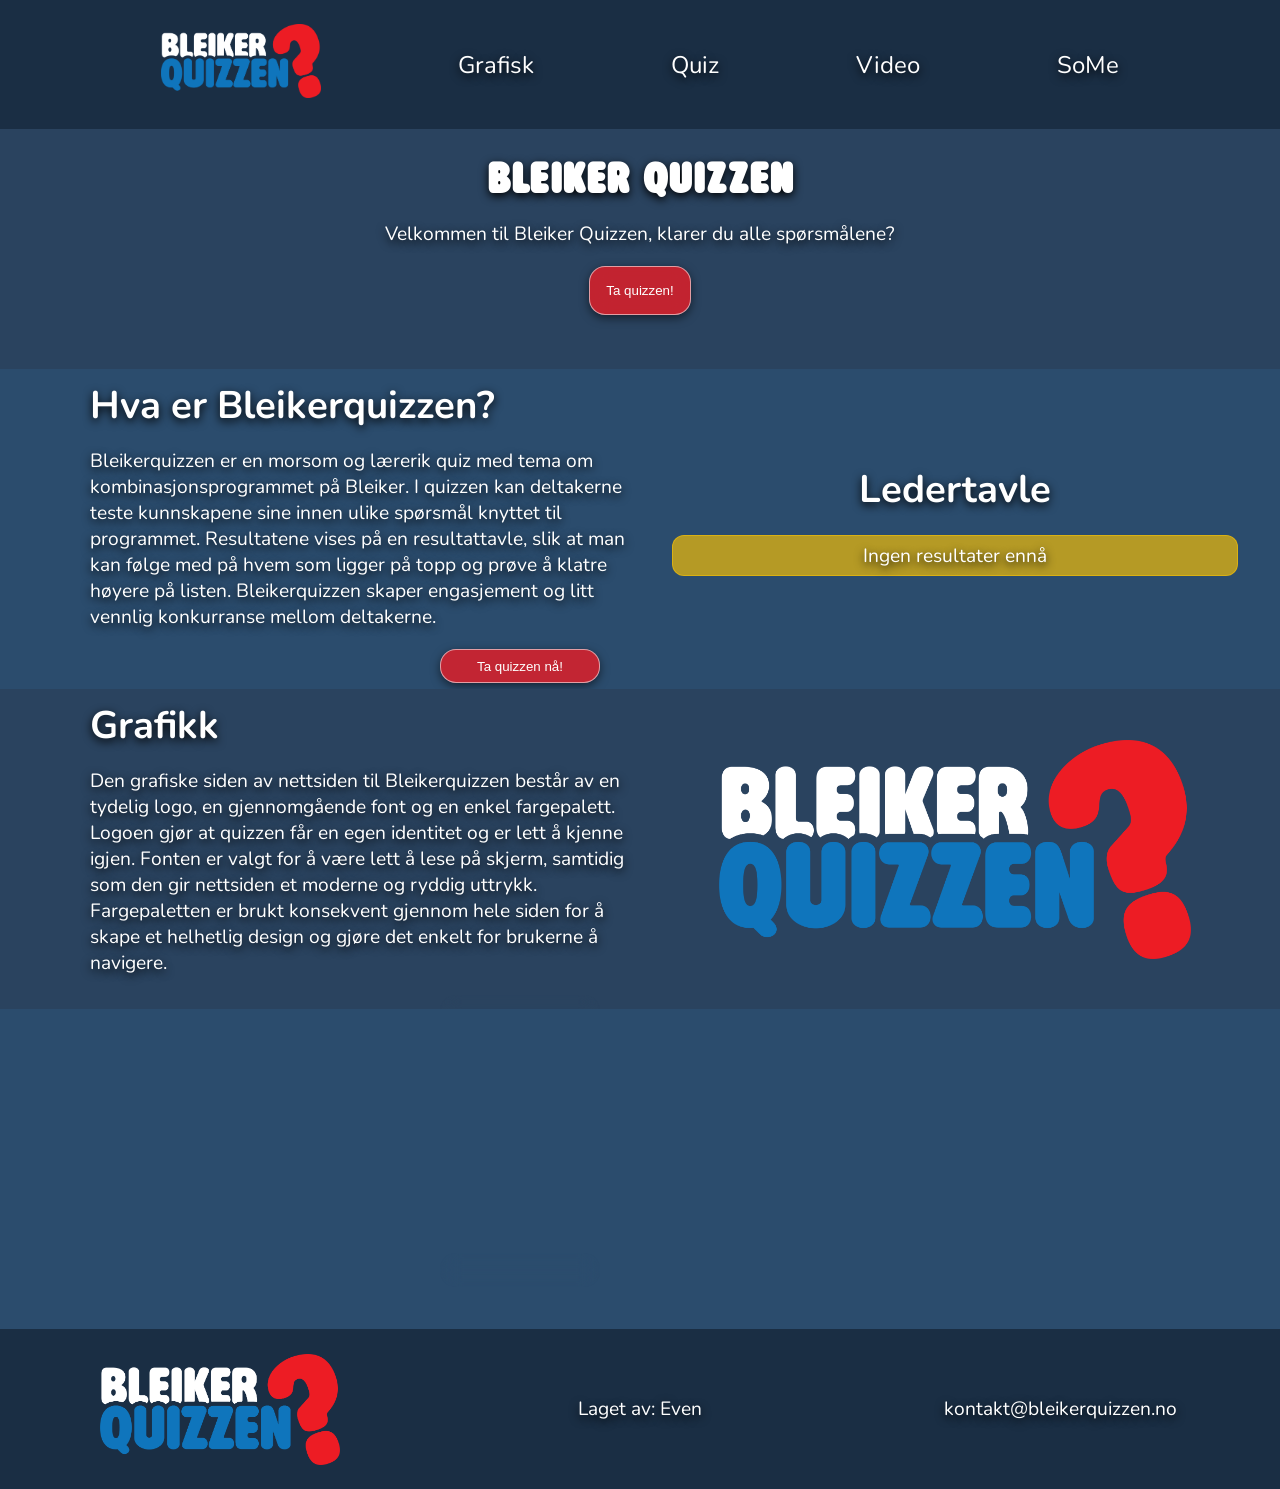
<file: index.html>
<html lang="en">
  <head>
    <meta charset="UTF-8" />
    <meta name="viewport" content="width=device-width, initial-scale=1.0" />
    <title>Bleikerquizzen</title>
    <link rel="shortcut icon" href="./img/favicon.png" type="image/x-icon">
    <link rel="stylesheet" href="./css/main.css" />
    <script src="./js/script.js" defer></script>
  </head>

  <body>
    <ul>
      <li><a href="./index.html"><img src="./img/bleikerquizzen-lys.png" alt="" /></a></li>
      <li class="hoverline"><a href="./html/grafisk.html">Grafisk</a></li>
      <li class="hoverline"><a href="./html/quiz.html">Quiz</a></li>
      <li class="hoverline"><a href="./html/video.html">Video</a></li>
      <li class="hoverline"><a href="./html/SoMe.html">SoMe</a></li>
    </ul>
    
    <div class="hero">
      <h1 id="mainheader">Bleiker Quizzen</h1>
      <p id="headerinfo">
        Velkommen til Bleiker Quizzen, klarer du alle spørsmålene?
      </p>

      <div id="herobuttons">
        <button><a href="./html/quiz.html">Ta quizzen!</a></button>
      </div>
    </div>



    <div class="info">
      <div id="infoLeft">
        <h1>Hva er Bleikerquizzen?</h1>
        <p>
            Bleikerquizzen er en morsom og lærerik quiz med tema om kombinasjonsprogrammet på Bleiker. I quizzen kan deltakerne
            teste kunnskapene sine innen ulike spørsmål knyttet til programmet. Resultatene vises på en resultattavle, slik at man
            kan følge med på hvem som ligger på topp og prøve å klatre høyere på listen. Bleikerquizzen skaper engasjement og litt
            vennlig konkurranse mellom deltakerne.
        </p>
        <button><a href="./html/quiz.html">Ta quizzen nå!</a></button>
      </div>
        <div id="infoRight">
          <div id="homeleaderboard">
            <h1>Ledertavle</h1>
            <ol id="homeLeaderboardList"></ol>
          </div>
        </div>
    </div>


    <div class="info" id="info2">
          <div id="infoLeft">
            <h1>Grafikk</h1>
            <p>
              Den grafiske siden av nettsiden til Bleikerquizzen består av en tydelig logo, en gjennomgående font og en enkel
              fargepalett. Logoen gjør at quizzen får en egen identitet og er lett å kjenne igjen. Fonten er valgt for å være lett å
              lese på skjerm, samtidig som den gir nettsiden et moderne og ryddig uttrykk. Fargepaletten er brukt konsekvent gjennom
              hele siden for å skape et helhetlig design og gjøre det enkelt for brukerne å navigere.
            </p>
            <button><a href="./html/grafisk.html">Se det grafiske!</a></button>
          </div>
            <div id="infoRight">
              <img src="./img/bleikerquizzen-lys.png" alt="">
            </div>
        </div>

    <div class="info" id="info">
          <div id="infoLeft">
            <h1>SoMe</h1>
            <p>
              SoMe-siden til Bleikerquizzen viser en reklamevideo i TikTok- eller Instagram Reel-format. Videoen er kort, engasjerende
              og laget for å fange oppmerksomheten raskt. Den gir en enkel presentasjon av quizzen og skal skape interesse og motivere
              flere til å prøve den.
            </p>
            <button><a href="./html/SoMe.html">Se sosiale medier!</a></button>
          </div>
            <div id="infoRight2">
              <img src="./img/instagram-red.png" alt="">
            </div>
        </div>



    <footer>
      <div id="footerLeft">
        <img src="./img/bleikerquizzen-lys.png" alt="" />
      </div>

      <div id="footerMiddle">
        <a href="">Laget av: Even</a>
      </div>

      <div id="footerRight">
        <a href="mailto:kontakt@bleikerquizzen.no">kontakt@bleikerquizzen.no</a>
      </div>
    </footer>
</body>
</html>
</file>
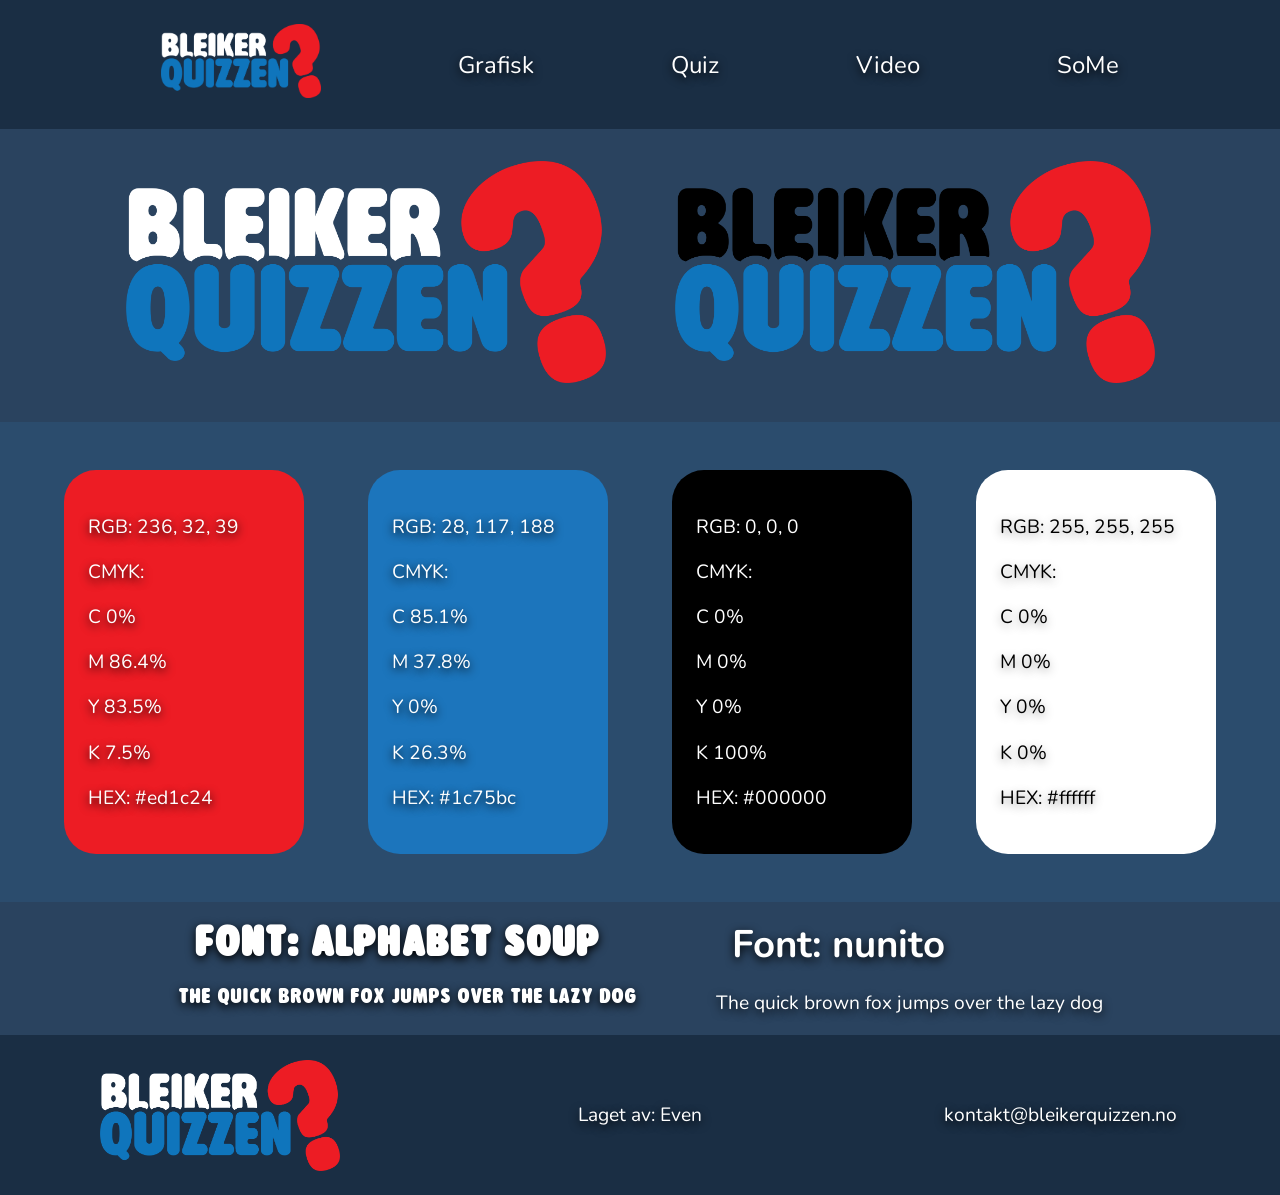
<file: html/grafisk.html>
<html lang="en">
<head>
    <meta charset="UTF-8">
    <meta name="viewport" content="width=device-width, initial-scale=1.0">
    <title>Grafisk - Bleikerquizzen</title>
    <link rel="shortcut icon" href="../img/favicon.png" type="image/x-icon">
    <link rel="stylesheet" href="../css/main.css">
</head>
<body>
    <ul>
      <li><a  href="../index.html"><img src="../img/bleikerquizzen-lys.png" alt="" /></a></li>
      <li class="hoverline"><a href="../html/grafisk.html">Grafisk</a></li>
      <li class="hoverline"><a href="../html/quiz.html">Quiz</a></li>
      <li class="hoverline"><a href="../html/video.html">Video</a></li>
      <li class="hoverline"><a href="../html/SoMe.html">SoMe</a></li>
    </ul>

    <div class="grafiskHero">
        <div id="logografisk">
            <img src="../img/bleikerquizzen-lys.png" alt="">
            <img src="../img/bleikerquizzen-mørk.png" alt="">
        </div>
        <div id="colorpallete">
            <div id="color1">
                <p>RGB: 236, 32, 39</p>
                <p>CMYK:</p>
                <p>C 0%</p>
                <p>M 86.4%</p>
                <p>Y 83.5%</p>
                <p>K 7.5%</p>
                <p>HEX: #ed1c24</p>
            </div>
            <div id="color2">
                <p>RGB: 28, 117, 188</p>
                <p>CMYK:</p>
                <p>C 85.1%</p>
                <p>M 37.8%</p>
                <p>Y 0%</p>
                <p>K 26.3%</p>
                <p>HEX: #1c75bc</p>
            </div>
            <div id="color3">
                <p>RGB: 0, 0, 0</p>
                <p>CMYK:</p>
                <p>C 0%</p>
                <p>M 0%</p>
                <p>Y 0%</p>
                <p>K 100%</p>
                <p>HEX: #000000</p>
            </div>
            <div id="color4">
                <p>RGB: 255, 255, 255</p>
                <p>CMYK:</p>
                <p>C 0%</p>
                <p>M 0%</p>
                <p>Y 0%</p>
                <p>K 0%</p>
                <p>HEX: #ffffff</p>
            </div>
        </div>
    </div>

    <div class="fontgrafisk">
        <div id="alphabetsoup">
            <h1>Font: alphabet soup</h1>
            <p>The quick brown fox jumps over the lazy dog</p>
        </div>
        <div id="nunito">
            <h1>Font: nunito</h1>
            <p>The quick brown fox jumps over the lazy dog</p>
        </div>

    </div>



    <footer>
      <div id="footerLeft">
        <img src="../img/bleikerquizzen-lys.png" alt="" />
      </div>

      <div id="footerMiddle">
        <a href="">Laget av: Even</a>
      </div>

      <div id="footerRight">
        <a href="mailto:kontakt@bleikerquizzen.no">kontakt@bleikerquizzen.no</a>
      </div>
    </footer>
</body>
</html>
</file>
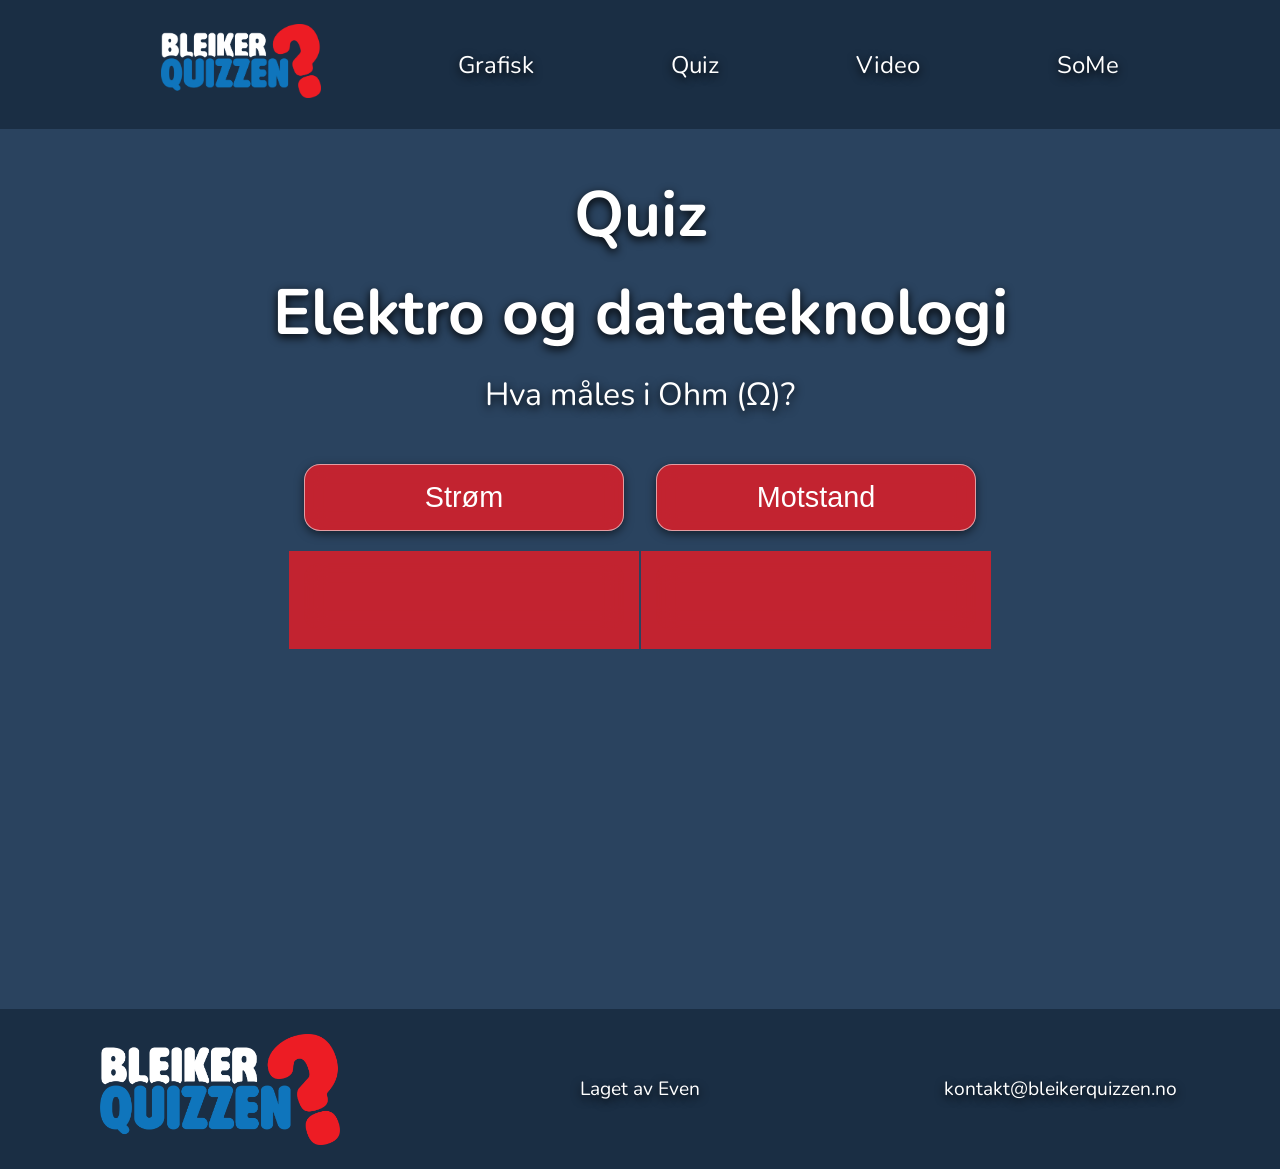
<file: html/quiz.html>
<html lang="en">
<head>
    <meta charset="UTF-8">
    <meta name="viewport" content="width=device-width, initial-scale=1.0">
    <title>Quiz - Bleikerquizzen</title>
    <link rel="shortcut icon" href="../img/favicon.png" type="image/x-icon">
    <link rel="stylesheet" href="../css/main.css">
    <script src="../js/script.js" defer></script>
</head>
<body>
    <ul>
      <li><a href="../index.html"><img src="../img/bleikerquizzen-lys.png" alt="" /></a></li>
      <li class="hoverline"><a href="./grafisk.html">Grafisk</a></li>
      <li class="hoverline"><a href="./quiz.html">Quiz</a></li>
      <li class="hoverline"><a href="./video.html">Video</a></li>
      <li class="hoverline"><a href="./SoMe.html">SoMe</a></li>
    </ul>

    <div class="quizhero">
      <div id="quizhero">
        <div>
            <h1>Quiz</h1>
            <h1 id="category">Quiz</h1>
            <p id="question"></p>
            <div id="video"></div>
        </div>
        
        <div id="quiz">
          <div id="quizbuttons"></div>
        </div>
        <p id="feedback"></p>

        <div id="next">
        </div>
      </div>
        <div id="results" style="display: none;">
          <h1>Du fikk</h1>
          <p id="points">1/10 riktig</p>

          <div id="nameentry">
            <p>Skriv inn navnet ditt for å lagre poengsummen:</p>
            <input type="text" id="nameInput" placeholder="Navn..." maxlength="20" />
            <button onclick="saveScore()">Lagre</button>
          </div>

          <div id="leaderboard">
            <h2>Ledertavle</h2>
            <ol id="leaderboardList"></ol>
            <button onclick="clearLeaderboard()">Nullstill ledertavle</button>
          </div>
        </div>
    </div>
    

    <footer>
      <div id="footerLeft">
        <img src="../img/bleikerquizzen-lys.png" alt="" />
      </div>

      <div id="footerMiddle">
        <a href="">Laget av Even</a>
      </div>

      <div id="footerRight">
        <a href="mailto:kontakt@bleikerquizzen.no">kontakt@bleikerquizzen.no</a>
      </div>
    </footer>
</body>
</html>
</file>
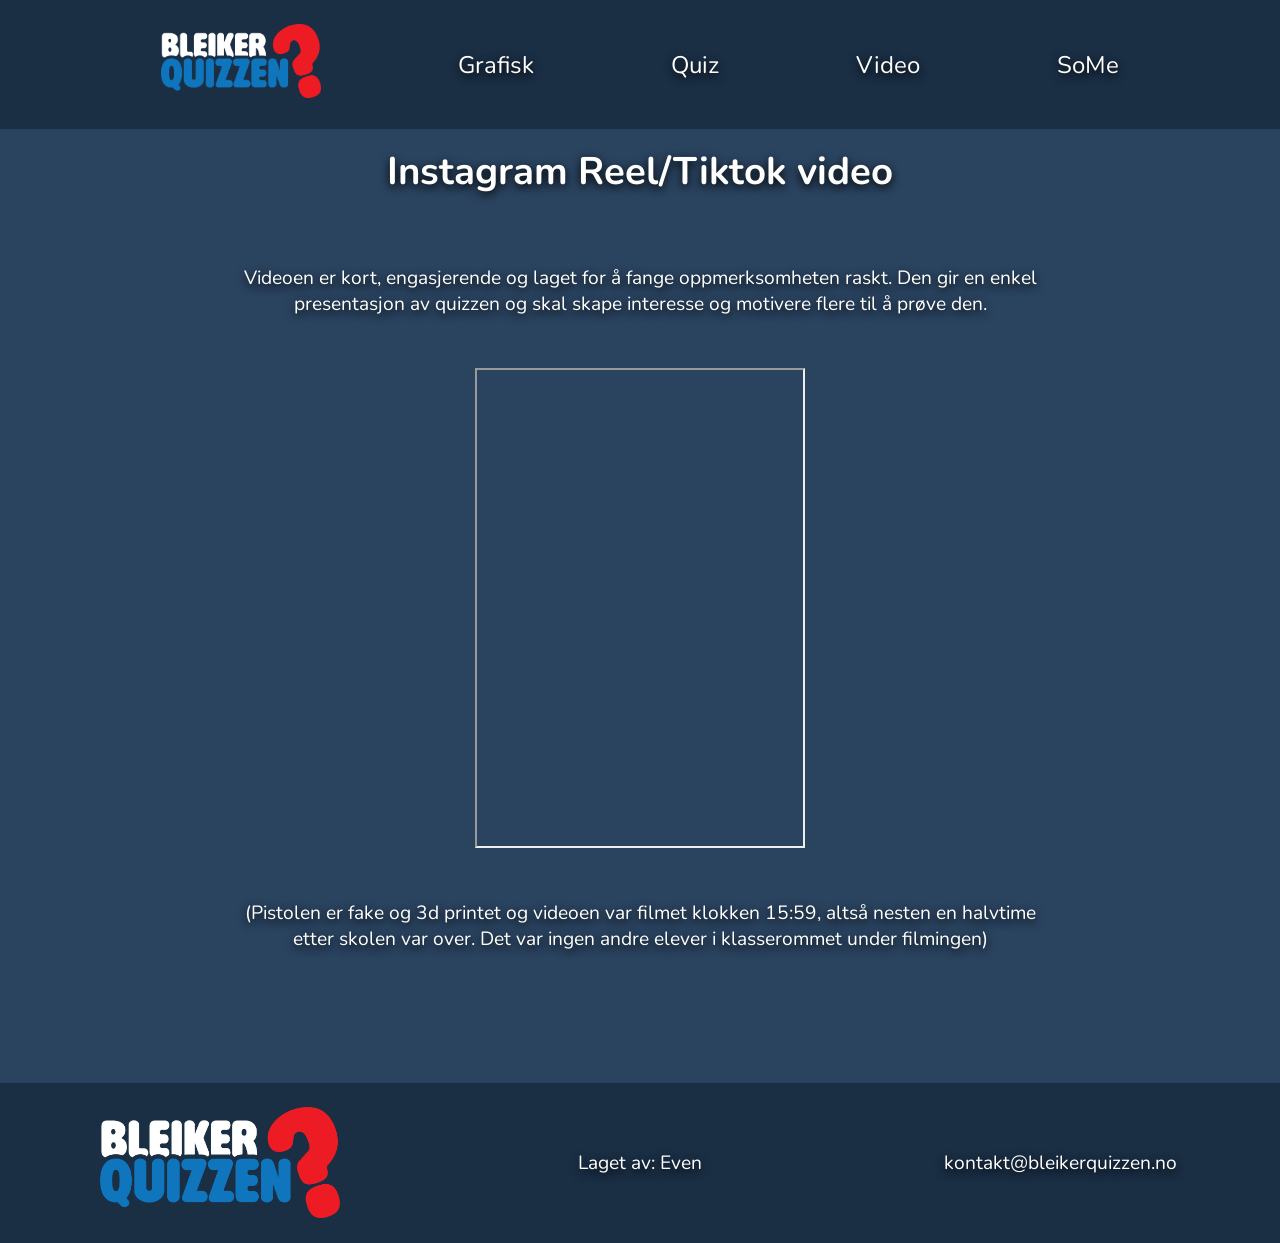
<file: html/SoMe.html>
<html lang="en">
<head>
    <meta charset="UTF-8">
    <meta name="viewport" content="width=device-width, initial-scale=1.0">
    <title>SoMe - Bleikerquizzen</title>
    <link rel="shortcut icon" href="../img/favicon.png" type="image/x-icon">
    <link rel="stylesheet" href="../css/main.css">
</head>
<body>
    <ul>
      <li><a  href="../index.html"><img src="../img/bleikerquizzen-lys.png" alt="" /></a></li>
      <li class="hoverline"><a href="../html/grafisk.html">Grafisk</a></li>
      <li class="hoverline"><a href="../html/quiz.html">Quiz</a></li>
      <li class="hoverline"><a href="../html/video.html">Video</a></li>
      <li class="hoverline"><a href="../html/SoMe.html">SoMe</a></li>
    </ul>
    <div class="somehero">
        <h1>Instagram Reel/Tiktok video</h1>
        <p>Videoen er kort, engasjerende
              og laget for å fange oppmerksomheten raskt. Den gir en enkel presentasjon av quizzen og skal skape interesse og motivere
              flere til å prøve den. </p>
        <iframe src="https://drive.google.com/file/d/1FqQ6pUvXGAOEHylRzDgEWuyi9lAs9S86/preview" width="330" height="480"></iframe>
        <p>(Pistolen er fake og 3d printet og videoen var filmet klokken 15:59, altså nesten en halvtime etter skolen var over. Det var ingen andre elever i klasserommet under filmingen)</p>
    </div>

    <footer>
      <div id="footerLeft">
        <img src="../img/bleikerquizzen-lys.png" alt="" />
      </div>

      <div id="footerMiddle">
        <a href="">Laget av: Even</a>
      </div>

      <div id="footerRight">
        <a href="mailto:kontakt@bleikerquizzen.no">kontakt@bleikerquizzen.no</a>
      </div>
    </footer>
</body>
</html>
</file>
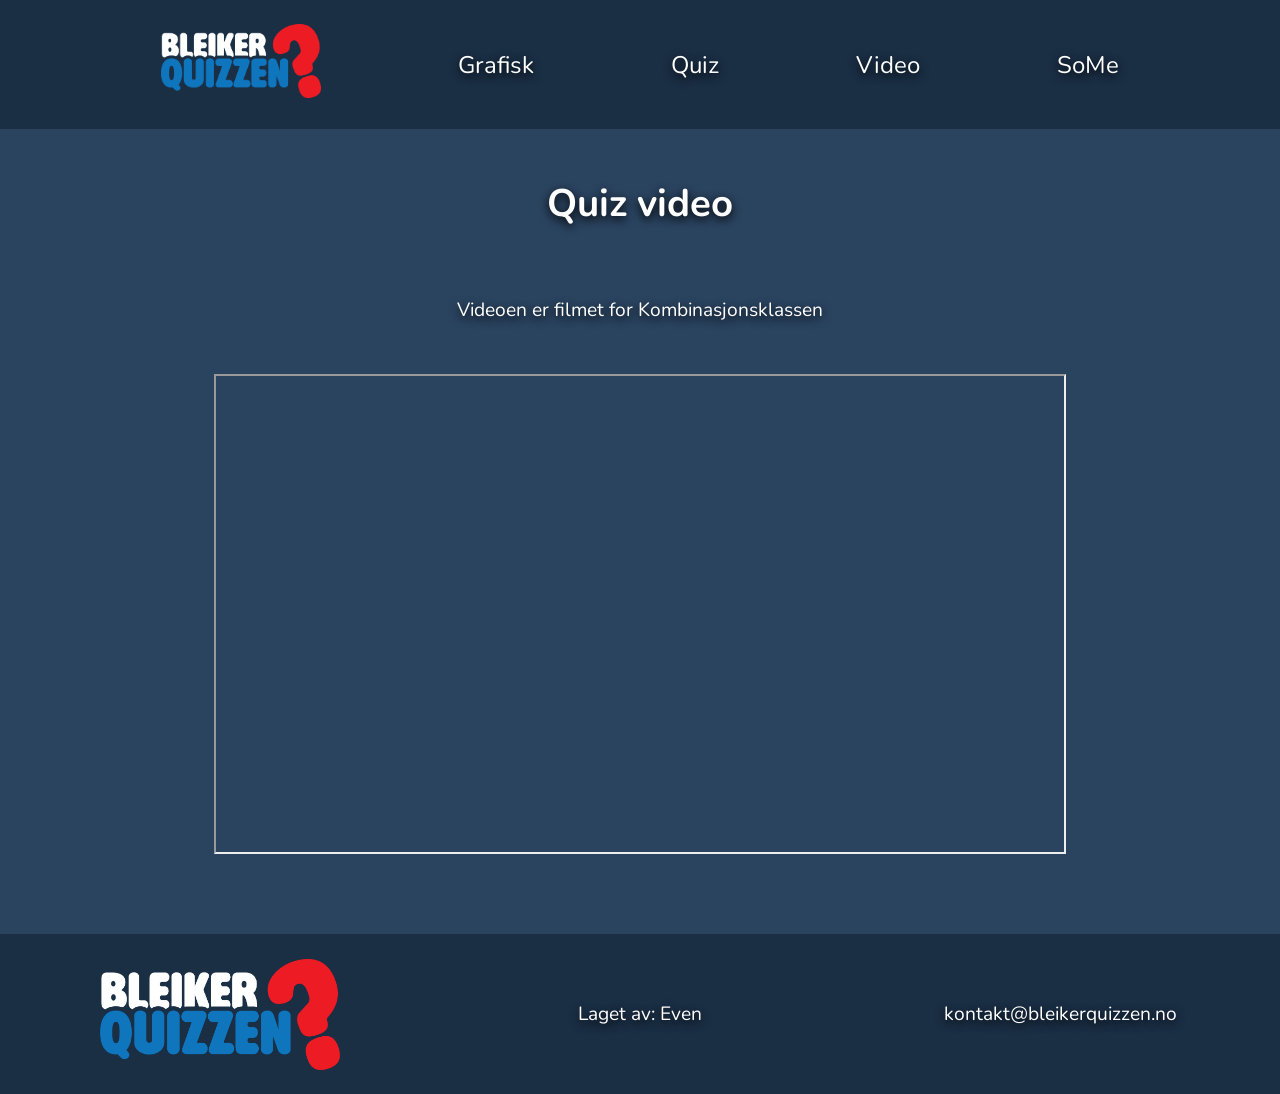
<file: html/video.html>
<html lang="en">
<head>
    <meta charset="UTF-8">
    <meta name="viewport" content="width=device-width, initial-scale=1.0">
    <title>Video - Bleikerquizzen</title>
    <link rel="shortcut icon" href="../img/favicon.png" type="image/x-icon">
    <link rel="stylesheet" href="../css/main.css">
</head>
<body>
    <ul>
      <li><a href="../index.html"><img src="../img/bleikerquizzen-lys.png" alt="" /></a></li>
      <li class="hoverline"><a href="../html/grafisk.html">Grafisk</a></li>
      <li class="hoverline"><a href="../html/quiz.html">Quiz</a></li>
      <li class="hoverline"><a href="../html/video.html">Video</a></li>
      <li class="hoverline"><a href="../html/SoMe.html">SoMe</a></li>
    </ul>
    <div class="videohero">
      <h1>Quiz video</h1>
      <p>Videoen er filmet for Kombinasjonsklassen</p>
      <iframe src="https://drive.google.com/file/d/1EOHYPGfF-V9nMWjCm49xbmbU2XD2QgX5/preview" width="426" height="240"></iframe>

    </div>
    <footer>
      <div id="footerLeft">
        <img src="../img/bleikerquizzen-lys.png" alt="" />
      </div>

      <div id="footerMiddle">
        <a href="">Laget av: Even</a>
      </div>

      <div id="footerRight">
        <a href="mailto:kontakt@bleikerquizzen.no">kontakt@bleikerquizzen.no</a>
      </div>
    </footer>
</body>
</html>
</file>
<file: css/main.css>
body {
    margin: 0;
    background-color: var(--maincolor1);
    color: white;
    font-family: 'nunito';
    font-size: 1.2rem;
    text-shadow: 0 3px 10px black;
}

* {
    box-sizing: border-box;
}


:root {
    --header-footer: rgb(26, 46, 68);
    --maincolor1: rgb(42, 67, 95);
    --maincolor2: rgb(43, 76, 109);
}

@font-face {
    font-family:'nunito';
    src: url(../fonts/Nunito/Nunito-VariableFont_wght.ttf);
}



/* body {
    margin: 0;
    background: repeating-linear-gradient(
     45deg,
     var(--stripebgcol1),
     var(--stripebgcol1) 1vw,
     var(--stripebgcol2) 1vw,
     var(--stripebgcol2) 2vw);
    position: relative;
} */


img {
    width: 10rem;
}

ul {
    display: flex;
    flex-direction: row;
    background-color: var(--header-footer);
    list-style: none;
    justify-content: space-evenly;
    padding: 1.5rem;
    align-items: center;
    margin: 0;
}

a {
    text-decoration: none;
    color: white;
}

ul a {
    font-size: 1.5rem;
}


li {
    transition: 0.2s;
    position: relative;
}

li:hover {
    transform: scale(1.2);
}

#homeLeaderboardList li:hover,
#leaderboardList li:hover {
  transform: scale(1.05);
}

#homeLeaderboardList li:nth-child(1),
#leaderboardList li:nth-child(1) {
  background-color: rgba(254, 195, 0, 0.66);
  border: 1px solid rgba(255, 200, 0, 0.5);
}

#homeLeaderboardList li:nth-child(2),
#leaderboardList li:nth-child(2) {
  background-color: rgba(180, 180, 180, 0.51);
  border: 1px solid rgba(180, 180, 180, 0.5);
}

#homeLeaderboardList li:nth-child(3),
#leaderboardList li:nth-child(3) {
  background-color: rgba(180, 100, 30, 0.492);
  border: 1px solid rgba(180, 100, 30, 0.5);
}

.hoverline::after {
    content: '';
    position: absolute;
    left: 50%;
    bottom: -5px;
    width: 0%;
    transform: translateX(-50%);
    height: 1px;
    background-color: white;
    transition: width 0.6s ease;
}

.hoverline:hover::after {
    width: 100%;
}


.hero {
    height: 15rem;
    width: 100%;
    background-color: var(--maincolor1);
    text-align: center;
    justify-content: center;
    padding: 10px 100px;
}

#herobuttons {
    justify-content: center;
    display: flex;
    gap: 50px;
}

#mainheader {
    font-family: 'alphabetsoup';
}



.info {
    width: 100%;
    height: 20rem;
    background-color: var(--maincolor2);
    backdrop-filter: blur(2px);
    padding: 10px;
    display: flex;
}

#infoRight img {
    width: 75%;
} 

#infoRight2 img {
    width: 40%;
}


#info2 {
    background-color: var(--maincolor1);
}

#infoLeft h1 {
    margin: 0rem 0rem 1rem 5rem;
}

#infoLeft p {
    margin-top: 0;
    margin-left: 5rem;
}

#infoLeft {
    width: 50%;
    height: 100%;
    display: flex;
    flex-direction: column;
}

#infoLeft button {
    width: 10rem;
    height: 2rem;
    margin-top: auto;
    margin-right: 2.5rem;
    margin-bottom: 2rem;
    align-self: flex-end;
}

#infoRight, #infoRight2 {
    display: flex;
    width: 50%;
    justify-content: center;
    align-items: center;
}

#homeleaderboard {
    display: flex;
    flex-direction: column;
}

#homeleaderboard h1 {
    margin: 0rem;
}



footer {
    display: flex;
    background-color: var(--header-footer);
    margin-top: auto;
    height: 10rem;
    text-align: center;
    align-items: center;
    padding: 10px;
}


#footerLeft img {
    width: 15rem;
}

#footerLeft,
#footerMiddle,
#footerRight {
    height: 100%;
    width:calc(100%/3);
    display: flex;
    align-items: center;
    justify-content: center;
}


button a {
    color: rgb(255, 255, 255);
}

button {
    border-radius: 1rem;
    padding: 1rem;
    display: flex;
    justify-content: center;
    align-items: center;
    transition: 0.2s;
    background-color: #ed1c23c7;
    border: 1.5px solid rgba(255, 255, 255, 0.553);
    backdrop-filter: blur(10px);
    color: white;
    box-shadow: 0 3px 10px rgba(0, 0, 0, 0.537);
}

button:hover {
    cursor: pointer;
    transform: scale(1.1);
}


#homeleaderboard {
  width: 100%;
  padding: 1rem 2rem;
  text-align: center;
}

#homeleaderboard h2 {
  font-size: 1.8rem;
  margin-bottom: 1rem;
}

#homeLeaderboardList {
  list-style: none;
  padding: 0;
  display: flex;
  flex-direction: column;
  gap: 0.5rem;
}

#homeLeaderboardList li {
  font-size: 1.2rem;
  background-color: rgba(255,255,255,0.1);
  border-radius: 0.75rem;
  padding: 0.4rem 1.5rem;
  display: flex;
  justify-content: space-between;
}

/*//////////////////////////////////////////////////////////////////////////////////////*/



.quizhero {
    width: 100%;
    height: fit-content;
    min-height: 55rem;
    background-color: var(--maincolor1);
    display: flex;
    flex-direction: column;
    text-align: center;
    padding: 2rem;
}

.quizhero p, h1 {
    margin: 1rem;
}

.quizhero p {font-size: 2rem;}
.quizhero h1 {font-size: 4rem; margin: 10px;}

#quiz {
    display: flex;
    justify-content: center;
    width: 100%;
}

#quizbuttons {
    padding-top: 2rem;
    display: flex;
    flex-wrap: wrap;
    gap: 2rem;
    width: fit-content;
    max-width: 60rem;
    min-width: 40rem;
    justify-content: center;
}

#quizbuttons button {
  border-radius: 1rem;
  font-size: 1.8rem;
  width: 20rem;
  max-width: 20rem;
  height: fit-content;
  padding: 1rem;
}

#next {
    display: flex;
    justify-content: flex-end;
    padding-right: 5rem;
}

#next button {
    width: 10rem;
    font-size: 2rem;
}

.correct {
    background-color: rgba(52, 143, 217, 0.75);
}

.wrong {
    background-color: rgb(146, 146, 146);
}

/* leaderboard */


#nameentry {
  display: flex;
  flex-direction: column;
  align-items: center;
  gap: 1rem;
  margin: 1.5rem 0;
}

#nameInput {
  font-size: 1.5rem;
  padding: 0.75rem 1.25rem;
  border-radius: 1rem;
  border: 1.5px solid rgba(255,255,255,0.4);
  background-color: rgba(255,255,255,0.1);
  color: white;
  text-align: center;
  outline: none;
  font-family: 'nunito';
}

#nameInput::placeholder {
  color: rgba(255,255,255,0.5);
}

#leaderboard {
  margin-top: 2rem;
}

#leaderboardList {
  list-style: none;
  padding: 0;
  display: flex;
  flex-direction: column;
  align-items: center;
  gap: 0.5rem;
  margin-bottom: 1.5rem;
}

#leaderboardList li {
  font-size: 1.5rem;
  background-color: rgba(255,255,255,0.1);
  border-radius: 0.75rem;
  padding: 0.5rem 2rem;
  width: 20rem;
  display: flex;
  justify-content: space-between;
}

#leaderboardList li:first-child {
  background-color: rgba(222, 167, 16, 0.66);
  font-weight: bold;
}


/*//////////////////////////////////////////////*/


.grafiskHero {
    width: 100%;
    display: flex;
    flex-direction: column;
    align-items: center;
}

.logografisk {
    display: flex;
}

.grafiskHero img {
    margin: 2rem;
    width: 30rem;
}

#colorpallete {
    width: 100%;
    display: flex;
    gap: 2rem;
    background-color: var(--maincolor2);
    backdrop-filter: blur(5px);
    justify-content: center;
    padding: 2rem 0;
}

#colorpallete div {
    margin: 1rem;
    padding: 1.5rem;
    border-radius: 2rem;
    height: fit-content;
    width: 15rem;
    transition: 0.3s;
}

#colorpallete div:hover {
    transform: scale(1.1);
}

#color1 {background-color: #ed1c24;}

#color2 {background-color: #1c75bc;}

#color3 {background-color: #000000;}

#color4 {
    background-color: #ffffff;
    color: black;
    text-shadow: 0 3px 10px rgba(0, 0, 0, 0.403);
}


@font-face {
  font-family: 'alphabetsoup';
  src: url('../fonts/t.h.alphabetsoupregular.ttf');
}

.fontgrafisk {
    justify-content: center;
    display: flex;
    gap: 5rem;
}

#alphabetsoup {
    font-family: 'alphabetsoup';
}

#nunito {
    font-family: 'nunito';
}

/*//////////////////////////////////////////////////////////*/

.videohero {
    display: flex;
    flex-direction: column;
    align-items: center;
    padding: 2rem;
}

.videohero iframe {
    width: calc(426px * 2);
    height: calc(240px * 2);
}


/* ///////////////////////////////////////////////////////// */

.somehero, .videohero {
    display: flex;
    flex-direction: column;
    justify-content: center;
    align-items: center;
    padding-bottom: 5rem;
    text-align: center;
}

.somehero p, .videohero p {
    width: 50rem;
    padding-top: 2rem;
    padding-bottom: 2rem;
}
</file>
